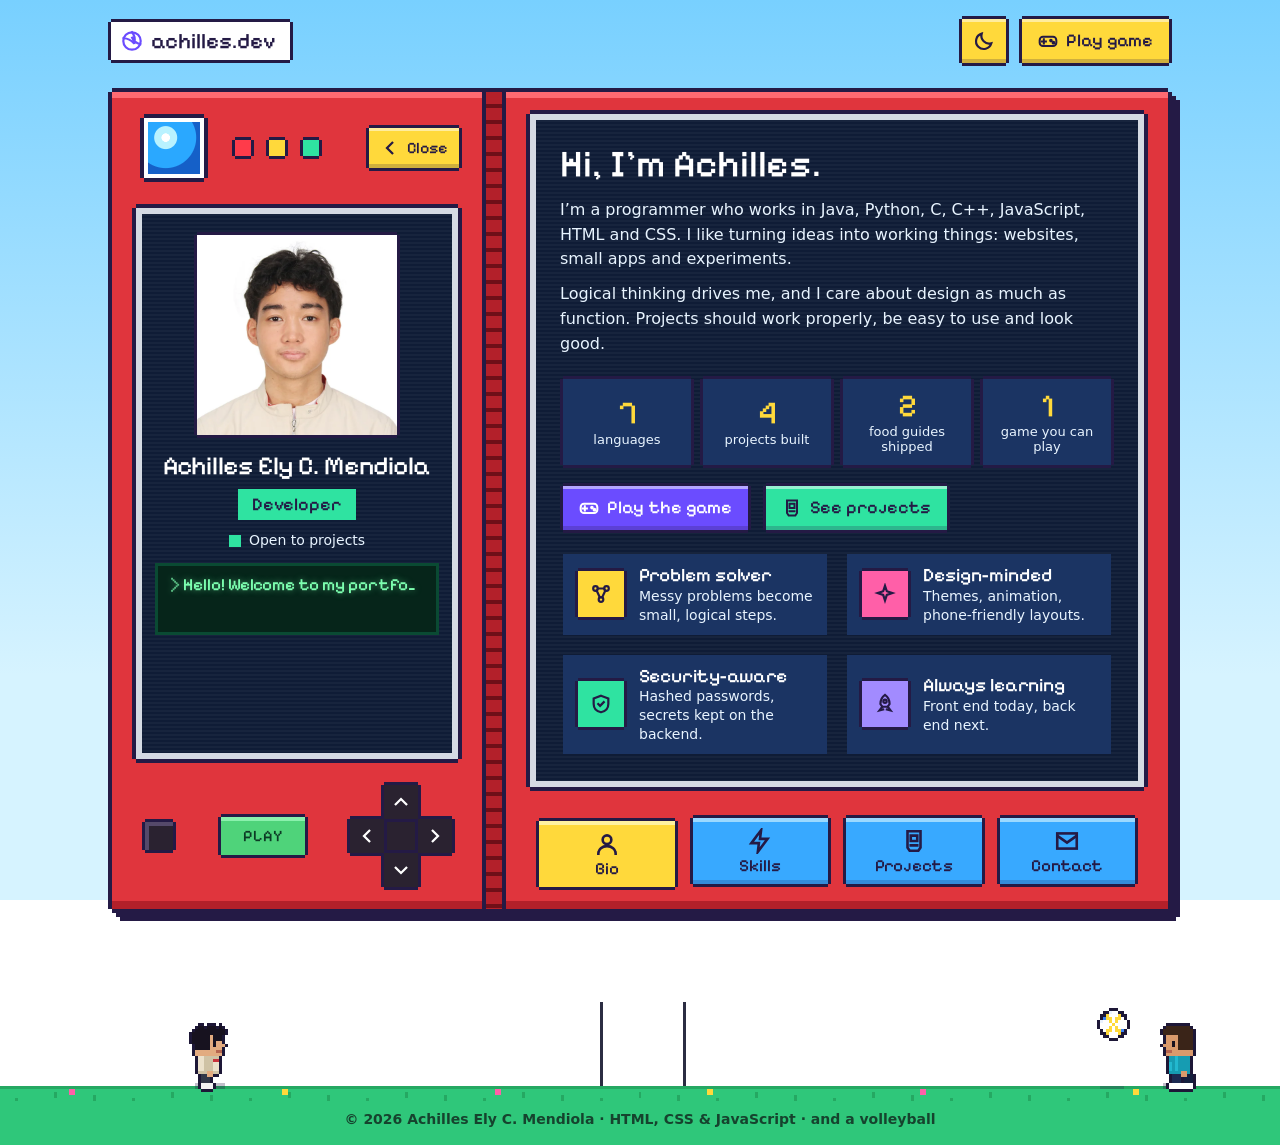
<file: portfolio/index.html>
<!DOCTYPE html>
<html lang="en">
<head>
  <meta charset="UTF-8">
  <meta name="viewport" content="width=device-width, initial-scale=1, viewport-fit=cover">
  <title>Achilles Ely C. Mendiola — Programmer & Developer</title>
  <meta name="description" content="Portfolio of Achilles Ely C. Mendiola — programmer building web apps, a 95%-accurate Raspberry Pi prototype and games. Play the pixel volleyball game “Know Me”.">
  <meta name="theme-color" content="#8fd8ff">
  <meta name="author" content="Achilles Ely C. Mendiola">
  <meta property="og:site_name" content="achilles.dev">
  <meta property="og:title" content="Achilles Mendiola — Portfolio">
  <meta property="og:description" content="Programmer & developer. Web apps, a Raspberry Pi prototype with 95% accuracy and a playable pixel game.">
  <meta property="og:type" content="website">
  <meta property="og:image" content="assets/projects/know-me-game.webp">
  <meta property="og:image:alt" content="Pixel-art volleyball court from the Know Me game">
  <!-- When you have a domain, make og:image absolute (https://yourdomain/assets/projects/know-me-game.webp) and add <link rel="canonical"> so link previews work everywhere. -->
  <meta name="twitter:card" content="summary_large_image">
  <meta name="twitter:title" content="Achilles Mendiola — Portfolio">
  <meta name="twitter:description" content="Programmer & developer. Web apps, a Raspberry Pi prototype with 95% accuracy and a playable pixel game.">
  <script>try{var t=localStorage.getItem('theme')||(matchMedia('(prefers-color-scheme: dark)').matches?'night':'day');document.documentElement.dataset.theme=t}catch(e){}</script>
  <script type="application/ld+json">{"@context":"https://schema.org","@type":"Person","name":"Achilles Ely C. Mendiola","jobTitle":"Programmer & Developer","email":"mailto:mendiolaachilles@gmail.com","sameAs":["https://instagram.com/yo.achi"],"knowsAbout":["Java","Python","C","C++","HTML","CSS","JavaScript","Raspberry Pi"]}</script>
  <link rel="icon" href="assets/img/favicon.svg" type="image/svg+xml">
  <link rel="stylesheet" href="style.css">
</head>
<body>
<svg width="0" height="0" style="position:absolute" aria-hidden="true" focusable="false"><defs>
  <symbol id="i-user" viewBox="0 0 24 24"><circle cx="12" cy="8" r="4"/><path d="M4 21c0-4.400 3.600-7 8-7s8 2.600 8 7"/></symbol>
  <symbol id="i-bolt" viewBox="0 0 24 24"><path d="M13 2 4 14h7l-1 8 9-12h-7z"/></symbol>
  <symbol id="i-cart" viewBox="0 0 24 24"><path d="M6 3h12v15l-2 3H8l-2-3z"/><path d="M9 7h6v5H9zM9 16h6"/></symbol>
  <symbol id="i-mail" viewBox="0 0 24 24"><rect x="3" y="5" width="18" height="14"/><path d="m3.500 7.500 8.500 6 8.500-6"/></symbol>
  <symbol id="i-pad" viewBox="0 0 24 24"><rect x="2" y="7" width="20" height="11" rx="4"/><path d="M7 10v5M4.500 12.500h5"/><circle cx="15.500" cy="11.500" r="1" fill="currentColor"/><circle cx="18.500" cy="14" r="1" fill="currentColor"/></symbol>
  <symbol id="i-ball" viewBox="0 0 24 24"><circle cx="12" cy="12" r="9.500"/><path d="M12 2.500c2.600 3 3.600 7 2.600 11.500M2.800 9c4 .2 8 1.800 10.800 5M21 15.500c-3.800-.8-7-3.200-8.800-7"/></symbol>
  <symbol id="i-moon" viewBox="0 0 24 24"><path d="M20 14.500A8.500 8.500 0 0 1 9.500 4 8.500 8.500 0 1 0 20 14.500z"/></symbol>
  <symbol id="i-sun" viewBox="0 0 24 24"><circle cx="12" cy="12" r="4"/><path d="M12 2v2.500M12 19.500V22M2 12h2.500M19.500 12H22M4.900 4.900l1.800 1.800M17.300 17.300l1.800 1.800M19.100 4.900l-1.800 1.800M6.700 17.300l-1.800 1.800"/></symbol>
  <symbol id="i-up" viewBox="0 0 24 24"><path d="m5 15 7-7 7 7"/></symbol>
  <symbol id="i-down" viewBox="0 0 24 24"><path d="m5 9 7 7 7-7"/></symbol>
  <symbol id="i-left" viewBox="0 0 24 24"><path d="m15 5-7 7 7 7"/></symbol>
  <symbol id="i-right" viewBox="0 0 24 24"><path d="m9 5 7 7-7 7"/></symbol>
  <symbol id="i-copy" viewBox="0 0 24 24"><rect x="9" y="9" width="11" height="11"/><path d="M5 15V4h10"/></symbol>
  <symbol id="i-ig" viewBox="0 0 24 24"><rect x="3" y="3" width="18" height="18" rx="5"/><circle cx="12" cy="12" r="4"/><circle cx="17.500" cy="6.500" r=".8" fill="currentColor"/></symbol>
  <symbol id="i-ext" viewBox="0 0 24 24"><path d="M14 4h6v6M20 4 10 14M18 14v6H4V6h6"/></symbol>
  <symbol id="i-nodes" viewBox="0 0 24 24"><circle cx="6" cy="6" r="2.500"/><circle cx="18" cy="6" r="2.500"/><circle cx="12" cy="18" r="2.500"/><path d="M8.500 6h7M7.200 8.200l3.600 7.600M16.800 8.200l-3.600 7.600"/></symbol>
  <symbol id="i-spark" viewBox="0 0 24 24"><path d="m12 3 2 6 6 2-6 2-2 6-2-6-6-2 6-2z"/></symbol>
  <symbol id="i-shield" viewBox="0 0 24 24"><path d="m12 3 8 3v6c0 5-3.500 8-8 9-4.500-1-8-4-8-9V6z"/><path d="m9 12 2 2 4-4"/></symbol>
  <symbol id="i-rocket" viewBox="0 0 24 24"><path d="M12 2c3 2 5 6 5 10l-2 3H9l-2-3c0-4 2-8 5-10z"/><circle cx="12" cy="9" r="1.800"/><path d="m9 15-3 4 4-1M15 15l3 4-4-1"/></symbol>
  <symbol id="i-java" viewBox="0 0 24 24"><path d="M4 10h11v5a4 4 0 0 1-4 4H8a4 4 0 0 1-4-4z"/><path d="M15 11h1.500a2.500 2.500 0 0 1 0 5H15M7 3c-1 1.500 1 2.500 0 4M11 3c-1 1.500 1 2.500 0 4"/></symbol>
  <symbol id="i-py" viewBox="0 0 24 24"><rect x="3" y="3" width="11" height="11" rx="3"/><rect x="10" y="10" width="11" height="11" rx="3"/><circle cx="7" cy="7" r="1" fill="currentColor"/><circle cx="17" cy="17" r="1" fill="currentColor"/></symbol>
  <symbol id="i-c" viewBox="0 0 24 24"><path d="M18 7.500A7 7 0 1 0 18 16.500"/></symbol>
  <symbol id="i-cpp" viewBox="0 0 24 24"><path d="M13 7.500A6 6 0 1 0 13 16.500M17 9.500v5M14.500 12h5"/></symbol>
  <symbol id="i-html" viewBox="0 0 24 24"><path d="m8 7-5 5 5 5M16 7l5 5-5 5M14 5l-4 14"/></symbol>
  <symbol id="i-css" viewBox="0 0 24 24"><path d="M9 4C6 4 6 6 6 8s0 3-3 4c3 1 3 2 3 4s0 4 3 4M15 4c3 0 3 2 3 4s0 3 3 4c-3 1-3 2-3 4s0 4-3 4"/></symbol>
  <symbol id="i-js" viewBox="0 0 24 24"><rect x="3" y="3" width="18" height="18"/><path d="M9 10v5.500a1.500 1.500 0 0 1-3 0M18 10.500c-.5-.7-1.200-1-2-1-1 0-1.800.5-1.800 1.300 0 2 3.800 1 3.800 3.200 0 .900-.900 1.500-2 1.500-.900 0-1.600-.400-2-1"/></symbol>
  <symbol id="i-pi" viewBox="0 0 24 24"><path d="M12 8c4 0 7 3 7 7s-3 6-7 6-7-2-7-6 3-7 7-7z"/><path d="M12 8c-1-2-3-3-5-3 1 2 2 3 5 3zM12 8c1-2 3-3 5-3-1 2-2 3-5 3z"/><circle cx="9.500" cy="14" r=".8" fill="currentColor"/><circle cx="14.500" cy="14" r=".8" fill="currentColor"/><circle cx="12" cy="17" r=".8" fill="currentColor"/></symbol>
  <symbol id="i-flag" viewBox="0 0 24 24"><path d="M5 21V4M5 4h13l-2 4 2 4H5"/></symbol>
</defs></svg>

<noscript><p style="margin:0;padding:12px;text-align:center;background:#ffd93b;color:#241a45;font:600 16px system-ui">Turn on JavaScript to see my projects and play the game. Email: mendiolaachilles@gmail.com</p></noscript>
<a class="skip" href="#panel">Skip to content</a>
<div class="clouds" aria-hidden="true"><i></i><i></i><i></i></div>

<div class="screen">
  <header class="top">
    <a class="brand px" href="#bio"><svg class="ic"><use href="#i-ball"/></svg>achilles.dev</a>
    <div class="top-r">
      <button class="round px" id="theme" type="button" aria-label="Switch to night mode" aria-pressed="false"><svg class="ic"><use href="#i-moon"/></svg></button>
      <a class="btn px play" href="game/index.html"><svg class="ic"><use href="#i-pad"/></svg>Play game</a>
    </div>
  </header>

  <main class="dex">
    <!-- LEFT HALF: who am I -->
    <section class="half dex-l" aria-label="Profile">
      <div class="dex-top">
        <span class="lens" aria-hidden="true"></span><i class="led r" aria-hidden="true"></i><i class="led y" aria-hidden="true"></i><i class="led g" aria-hidden="true"></i>
        <span class="mini" aria-hidden="true"><b>Achilles</b><small>Developer</small></span>
        <button class="btn px foldbtn" id="fold" type="button" aria-expanded="true" aria-controls="panel"><svg class="ic"><use href="#i-left"/></svg><span>Close</span></button>
      </div>
      <div class="fold-body"><div class="fold-in">
      <aside class="card lcd">
        <div class="frame px" tabindex="0" role="img" aria-label="Photo of Achilles. Hover, or tap, to put him to bed.">
          <img src="assets/img/me.webp" alt="" width="600" height="600">
          <img class="night" src="assets/img/me-night.webp" alt="" width="600" height="600" loading="lazy">
        </div>
        <div class="who">
          <h2 class="name">Achilles Ely C. Mendiola</h2>
          <p class="role">Developer</p>
          <p class="status"><span class="dot"></span>Open to projects</p>
        </div>
        <p class="bubble" id="bubble" aria-hidden="true"></p>
        <p class="sr" id="bubble-sr" aria-live="polite"></p>
      </aside>
      <div class="dex-ctl">
        <i class="bigdot" aria-hidden="true"></i>
        <a class="gbtn px" href="game/index.html" aria-label="Play the Know Me game">PLAY</a>
        <div class="dpad" role="group" aria-label="Change section">
          <button class="u" type="button" data-d="-1" aria-label="Previous section"><svg class="ic"><use href="#i-up"/></svg></button>
          <button class="l" type="button" data-d="-1" aria-label="Previous section"><svg class="ic"><use href="#i-left"/></svg></button>
          <button class="r" type="button" data-d="1" aria-label="Next section"><svg class="ic"><use href="#i-right"/></svg></button>
          <button class="d" type="button" data-d="1" aria-label="Next section"><svg class="ic"><use href="#i-down"/></svg></button>
        </div>
      </div>
      </div></div>
    </section>

    <div class="hinge" aria-hidden="true"></div>

    <!-- RIGHT HALF: the screen + tabs -->
    <section class="half dex-r">
      <section class="panel lcd" id="panel" tabindex="-1">

        <div class="pane" id="pane-bio" role="tabpanel" aria-labelledby="t-bio">
          <h1>Hi, I’m Achilles.</h1>
          <div class="prose">
            <p>I’m a programmer who works in Java, Python, C, C++, JavaScript, HTML and CSS. I like turning ideas into working things: websites, small apps and experiments.</p>
            <p>Logical thinking drives me, and I care about design as much as function. Projects should work properly, be easy to use and look good.</p>
          </div>
          <ul class="stats" aria-label="At a glance">
            <li class="px"><b data-n="7">7</b><span>languages</span></li>
            <li class="px"><b data-n="4">4</b><span>projects built</span></li>
            <li class="px"><b data-n="2">2</b><span>food guides shipped</span></li>
            <li class="px"><b data-n="1">1</b><span>game you can play</span></li>
          </ul>
          <div class="acts">
            <a class="btn px grape" href="game/index.html"><svg class="ic"><use href="#i-pad"/></svg>Play the game</a>
            <button class="btn px mint" type="button" data-go="projects"><svg class="ic"><use href="#i-cart"/></svg>See projects</button>
          </div>
          <ul class="traits">
            <li><span class="chip px" style="--c:var(--lemon)"><svg class="ic"><use href="#i-nodes"/></svg></span><div><h3>Problem solver</h3><p>Messy problems become small, logical steps.</p></div></li>
            <li><span class="chip px" style="--c:var(--berry)"><svg class="ic"><use href="#i-spark"/></svg></span><div><h3>Design-minded</h3><p>Themes, animation, phone-friendly layouts.</p></div></li>
            <li><span class="chip px" style="--c:var(--mint)"><svg class="ic"><use href="#i-shield"/></svg></span><div><h3>Security-aware</h3><p>Hashed passwords, secrets kept on the backend.</p></div></li>
            <li><span class="chip px" style="--c:#a28bff"><svg class="ic"><use href="#i-rocket"/></svg></span><div><h3>Always learning</h3><p>Front end today, back end next.</p></div></li>
          </ul>
        </div>

        <div class="pane" id="pane-skills" role="tabpanel" aria-labelledby="t-skills" hidden>
          <h2>Toolbox</h2>
          <div class="filters" role="group" aria-label="Filter skills">
            <button class="chipbtn px" type="button" data-f="all" aria-pressed="true">All</button>
            <button class="chipbtn px" type="button" data-f="lang" aria-pressed="false">Languages</button>
            <button class="chipbtn px" type="button" data-f="web" aria-pressed="false">Web</button>
            <button class="chipbtn px" type="button" data-f="hw" aria-pressed="false">Hardware</button>
          </div>
          <ul class="skills">
            <li class="px" data-cat="lang" style="--c:#ffb454"><span class="chip px"><svg class="ic"><use href="#i-java"/></svg></span><div><h3>Java</h3><p>Object-oriented apps.</p></div></li>
            <li class="px" data-cat="lang" style="--c:#7fd2ff"><span class="chip px"><svg class="ic"><use href="#i-py"/></svg></span><div><h3>Python</h3><p>Data, automation, scripting.</p></div></li>
            <li class="px" data-cat="lang" style="--c:#a28bff"><span class="chip px"><svg class="ic"><use href="#i-c"/></svg></span><div><h3>C</h3><p>Low-level and systems work.</p></div></li>
            <li class="px" data-cat="lang" style="--c:#ff8fb8"><span class="chip px"><svg class="ic"><use href="#i-cpp"/></svg></span><div><h3>C++</h3><p>Efficient, structured programs.</p></div></li>
            <li class="px" data-cat="web" style="--c:#ff9a6b"><span class="chip px"><svg class="ic"><use href="#i-html"/></svg></span><div><h3>HTML</h3><p>Page structure and content.</p></div></li>
            <li class="px" data-cat="web" style="--c:#6fe0c0"><span class="chip px"><svg class="ic"><use href="#i-css"/></svg></span><div><h3>CSS</h3><p>Styling, animation, responsive.</p></div></li>
            <li class="px" data-cat="lang web" style="--c:#ffd93b"><span class="chip px"><svg class="ic"><use href="#i-js"/></svg></span><div><h3>JavaScript</h3><p>Interactive pages and games.</p></div></li>
            <li class="px" data-cat="hw" style="--c:#ff7a90"><span class="chip px"><svg class="ic"><use href="#i-pi"/></svg></span><div><h3>Raspberry Pi</h3><p>Hardware plus software. Prototype tested at 95% accuracy.</p></div></li>
          </ul>
        </div>

        <div class="pane" id="pane-projects" role="tabpanel" aria-labelledby="t-projects" hidden>
          <div class="pj-head">
            <h2>Projects</h2>
            <div class="pager">
              <button class="round px" id="prev" type="button" aria-label="Previous project"><svg class="ic"><use href="#i-left"/></svg></button>
              <span id="count" aria-live="polite"></span>
              <button class="round px" id="next" type="button" aria-label="Next project"><svg class="ic"><use href="#i-right"/></svg></button>
            </div>
          </div>
          <div class="pj" id="pj"></div>
          <div class="dots" id="dots" role="tablist" aria-label="Choose a project"></div>
        </div>

        <div class="pane" id="pane-contact" role="tabpanel" aria-labelledby="t-contact" hidden>
          <h2>Let’s build something.</h2>
          <p class="prose">Have an idea or just want to say hi? My inbox is open.</p>
          <div class="acts">
            <a class="btn px mint" href="mailto:mendiolaachilles@gmail.com?subject=Hello%20Achilles"><svg class="ic"><use href="#i-mail"/></svg>Send an email</a>
            <button class="btn px white" id="copyEmail" type="button"><svg class="ic"><use href="#i-copy"/></svg><span>Copy address</span></button>
            <a class="btn px berry" href="https://instagram.com/yo.achi" target="_blank" rel="noopener noreferrer"><svg class="ic"><use href="#i-ig"/></svg>@yo.achi</a>
          </div>
          <form class="quick" id="quick" autocomplete="off">
            <h3>Or write a quick note</h3>
            <input class="px" name="name" placeholder="Your name" required aria-label="Your name" maxlength="80" autocomplete="name">
            <textarea class="px" name="msg" placeholder="Your message…" rows="4" required aria-label="Message" maxlength="1500"></textarea>
            <button class="btn px" type="submit">Open in my email app</button>
          </form>
        </div>
      </section>

      <nav class="rail" role="tablist" aria-label="Sections">
        <button class="tab px" role="tab" id="t-bio" data-tab="bio" aria-controls="pane-bio"><svg class="ic"><use href="#i-user"/></svg>Bio</button>
        <button class="tab px" role="tab" id="t-skills" data-tab="skills" aria-controls="pane-skills"><svg class="ic"><use href="#i-bolt"/></svg>Skills</button>
        <button class="tab px" role="tab" id="t-projects" data-tab="projects" aria-controls="pane-projects"><svg class="ic"><use href="#i-cart"/></svg>Projects</button>
        <button class="tab px" role="tab" id="t-contact" data-tab="contact" aria-controls="pane-contact"><svg class="ic"><use href="#i-mail"/></svg>Contact</button>
      </nav>
    </section>
  </main>
</div>

<footer class="foot">
  <a href="game/index.html" aria-label="Play the Know Me volleyball game" title="Play “Know Me”"><canvas id="strip" aria-hidden="true"></canvas></a>
  <p>© <span id="year"></span> Achilles Ely C. Mendiola · HTML, CSS &amp; JavaScript · and a volleyball</p>
</footer>

<script src="sprites.js"></script>
<script src="script.js"></script>
</body>
</html>
</file>
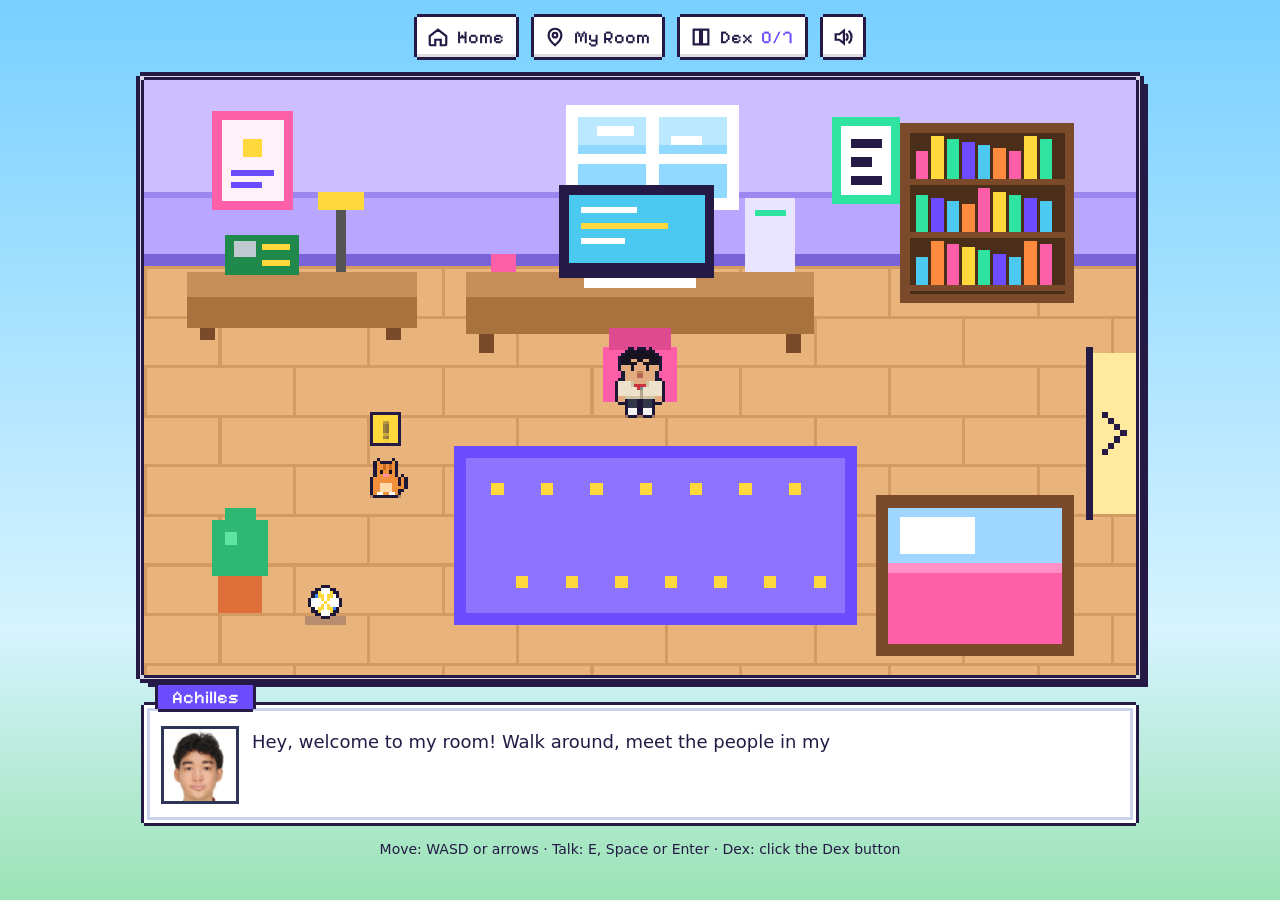
<file: portfolio/game/index.html>
<!DOCTYPE html>
<html lang="en">
<head>
  <meta charset="UTF-8">
  <meta name="viewport" content="width=device-width, initial-scale=1, viewport-fit=cover">
  <title>Know Me: Volleyball Edition — a tiny game about Achilles</title>
  <meta name="description" content="Know Me: a tiny pixel RPG about Achilles. Walk his room, school, the court and the street, meet seven people and play a volleyball rally.">
  <meta name="theme-color" content="#8fd8ff">
  <meta property="og:title" content="Know Me: Volleyball Edition">
  <meta property="og:description" content="A tiny pixel RPG about Achilles. Meet seven people, then play a volleyball rally.">
  <meta property="og:image" content="../assets/projects/know-me-game.webp">
  <meta name="twitter:card" content="summary_large_image">
  <link rel="icon" href="../assets/img/favicon.svg" type="image/svg+xml">
  <link rel="stylesheet" href="game.css">
</head>
<body>
<noscript><p style="margin:0;padding:12px;text-align:center;background:#ffd93b;color:#241a45;font:600 16px system-ui">This game needs JavaScript. <a href="../index.html">Back to the portfolio</a></p></noscript>
<svg width="0" height="0" style="position:absolute" aria-hidden="true"><defs>
  <symbol id="i-home" viewBox="0 0 24 24"><path d="m3 11 9-7 9 7v9a1 1 0 0 1-1 1h-5v-6H9v6H4a1 1 0 0 1-1-1z"/></symbol>
  <symbol id="i-up" viewBox="0 0 24 24"><path d="m5 15 7-7 7 7"/></symbol>
  <symbol id="i-down" viewBox="0 0 24 24"><path d="m5 9 7 7 7-7"/></symbol>
  <symbol id="i-left" viewBox="0 0 24 24"><path d="m15 5-7 7 7 7"/></symbol>
  <symbol id="i-right" viewBox="0 0 24 24"><path d="m9 5 7 7-7 7"/></symbol>
  <symbol id="i-user" viewBox="0 0 24 24"><circle cx="12" cy="8" r="4"/><path d="M4 21c0-4.4 3.6-7 8-7s8 2.6 8 7"/></symbol>
  <symbol id="i-trophy" viewBox="0 0 24 24"><path d="M7 4h10v6a5 5 0 0 1-10 0z"/><path d="M7 6H4v2a3 3 0 0 0 3 3M17 6h3v2a3 3 0 0 1-3 3M12 15v4M8 20h8"/></symbol>
  <symbol id="i-vol" viewBox="0 0 24 24"><path d="M4 9v6h4l5 4V5L8 9z"/><path d="M16 9c1.500 1.500 1.500 4.500 0 6M19 6c3 3 3 9 0 12"/></symbol>
  <symbol id="i-mute" viewBox="0 0 24 24"><path d="M4 9v6h4l5 4V5L8 9z"/><path d="m17 9 5 6M22 9l-5 6"/></symbol>
  <symbol id="i-book" viewBox="0 0 24 24"><path d="M4 4h7v16H4zM13 4h7v16h-7z"/></symbol>
  <symbol id="i-pin" viewBox="0 0 24 24"><path d="M12 21s7-6 7-11a7 7 0 0 0-14 0c0 5 7 11 7 11z"/><circle cx="12" cy="10" r="2.5"/></symbol>
</defs></svg>

<div class="shell">
  <header class="hud">
    <a class="pill back" href="../index.html" aria-label="Back to the portfolio"><svg class="ic"><use href="#i-home"/></svg><span class="lbl">Home</span></a>
    <p class="pill loc"><svg class="ic"><use href="#i-pin"/></svg><span id="loc">My Room</span></p>
    <button class="pill" id="dexbtn" type="button" aria-label="Open the people Dex"><svg class="ic"><use href="#i-book"/></svg>Dex <b id="met">0/7</b></button>
    <button class="pill sq" id="mute" type="button" aria-pressed="false" aria-label="Sound on. Turn off"><svg class="ic"><use href="#i-vol"/></svg></button>
  </header>

  <div class="col">
    <div class="stage" id="stage">
      <canvas id="cv" width="320" height="192" aria-label="Game view: a top-down pixel world with a volleyball court. Use the arrow keys or WASD to walk, E or Space to talk."></canvas>
      <div class="fade" id="fade"></div>
      <div class="dexov" id="dexov" hidden role="dialog" aria-label="People Dex">
        <header class="dexh"><h2>People Dex</h2><span>Best <b id="dexbest">0</b></span><button type="button" id="dexreset">Reset</button><button class="dexx" type="button" id="dexclose">Close</button></header>
        <ul id="dexlist"></ul>
      </div>
    </div>

    <section class="dialog" id="dialog">
      <p class="sr" id="sr" aria-live="polite"></p>
      <span class="who" id="who">Tip</span>
      <div class="dbody">
        <div class="face" id="faceBox" hidden><canvas id="face" width="64" height="64" aria-hidden="true"></canvas></div>
        <div class="txt"><p id="say"></p><div class="choices" id="choices"></div></div>
      </div>
      <i class="more" id="more" hidden aria-hidden="true"></i>
    </section>

    <div class="pad" id="pad" aria-label="On-screen controls">
      <div class="dpad">
        <button data-k="up" aria-label="Up"><svg class="ic"><use href="#i-up"/></svg></button>
        <button data-k="left" aria-label="Left"><svg class="ic"><use href="#i-left"/></svg></button>
        <button data-k="down" aria-label="Down"><svg class="ic"><use href="#i-down"/></svg></button>
        <button data-k="right" aria-label="Right"><svg class="ic"><use href="#i-right"/></svg></button>
      </div>
      <button class="abtn" id="act" type="button" aria-label="Talk or use">A</button>
    </div>
    <p class="help">Move: WASD or arrows · Talk: E, Space or Enter · Dex: click the Dex button</p>
  </div>
</div>
<script src="../sprites.js"></script>
<script src="game.js"></script>
</body>
</html>
</file>
<file: portfolio/style.css>
/* ===================== tokens ===================== */
@font-face{font-family:"Pixelify Sans";src:url("assets/fonts/PixelifySans-Medium.ttf") format("truetype");font-weight:400 700;font-display:swap}
:root{
  --ink:#241a45; --grape:#6b4cff; --berry:#ff5fa8; --lemon:#ffd93b; --mint:#2fe3a1; --sky:#8fd8ff;
  --dex:#e0353d; --dex-hi:#ff6a72; --dex-lo:#b3202a;
  --fg:#241a45; --bg:linear-gradient(#78d0ff,#d6f3ff 75%);
  --px:"Pixelify Sans","Courier New",monospace;
  --ring:-3px 0 0 0 var(--ink),3px 0 0 0 var(--ink),0 -3px 0 0 var(--ink),0 3px 0 0 var(--ink); /* notched pixel outline */
  --nav:76px;
}
[data-theme=night]{--ink:#0a0722;--fg:#f4f1ff;--bg:linear-gradient(#0f1244,#26267a 60%,#3a3590)}

*{box-sizing:border-box;-webkit-tap-highlight-color:transparent}
[hidden]{display:none!important}
html{scroll-behavior:smooth;-webkit-text-size-adjust:100%}
body{margin:0;min-height:100vh;min-height:100dvh;display:flex;flex-direction:column;font:500 16px/1.55 system-ui,-apple-system,"Segoe UI",Roboto,sans-serif;color:var(--fg);background:var(--bg);background-attachment:fixed;overflow-x:hidden}
h1,h2,h3,p,ul{margin:0}
ul{padding:0;list-style:none}
h1,h2,h3,.tab,.btn,.bubble,.brand,.name,.role,#count,.gbtn,.chipbtn,.stats b{font-family:var(--px);font-weight:400}
.ic{width:22px;height:22px;fill:none;stroke:currentColor;stroke-width:2.4;stroke-linecap:square;stroke-linejoin:miter;flex:none}
img,canvas{image-rendering:pixelated}
:focus-visible{outline:3px solid var(--grape);outline-offset:5px}
[data-theme=night] :focus-visible{outline-color:var(--lemon)}
button,a{touch-action:manipulation}

.sr{position:absolute;width:1px;height:1px;margin:-1px;padding:0;overflow:hidden;clip:rect(0 0 0 0);clip-path:inset(50%);white-space:nowrap;border:0}
.skip{position:fixed;z-index:50;left:12px;top:-60px;padding:10px 16px;font:400 18px var(--px);color:var(--ink);background:var(--lemon);box-shadow:var(--ring);text-decoration:none}
.skip:focus{top:12px}
.panel:focus{outline:none}

/* pixel outline helper: square corners, notched ink border */
.px{border:0;border-radius:0;box-shadow:var(--ring);margin:3px}

/* ===================== sky ===================== */
.clouds i{position:fixed;left:-200px;width:160px;height:56px;z-index:0;pointer-events:none;
  background:url("data:image/svg+xml,%3Csvg xmlns='http://www.w3.org/2000/svg' viewBox='0 0 40 14' shape-rendering='crispEdges'%3E%3Cg fill='%23fff'%3E%3Crect x='8' y='8' width='26' height='6'/%3E%3Crect x='4' y='10' width='34' height='4'/%3E%3Crect x='12' y='4' width='10' height='6'/%3E%3Crect x='20' y='2' width='8' height='6'/%3E%3C/g%3E%3C/svg%3E") center/contain no-repeat;
  animation:drift 90s linear infinite}
.clouds i:nth-child(1){top:12%}
.clouds i:nth-child(2){top:44%;width:110px;height:38px;animation-duration:130s;animation-delay:-60s;opacity:.85}
.clouds i:nth-child(3){top:72%;width:200px;height:70px;animation-duration:170s;animation-delay:-120s;opacity:.7}
@keyframes drift{to{transform:translateX(calc(100vw + 400px))}}
[data-theme=night] .clouds i{opacity:0}
[data-theme=night] body::before{content:"";position:fixed;inset:0;z-index:0;pointer-events:none;background-image:radial-gradient(2px 2px at 12% 18%,#fff,transparent),radial-gradient(2px 2px at 34% 8%,#fff,transparent),radial-gradient(2px 2px at 58% 22%,#fff,transparent),radial-gradient(2px 2px at 78% 12%,#ffd93b,transparent),radial-gradient(2px 2px at 90% 34%,#fff,transparent),radial-gradient(2px 2px at 22% 46%,#fff,transparent),radial-gradient(2px 2px at 68% 52%,#fff,transparent),radial-gradient(2px 2px at 44% 66%,#fff,transparent);animation:twinkle 4s ease-in-out infinite alternate}
@keyframes twinkle{to{opacity:.45}}

/* ===================== header + buttons ===================== */
.screen{position:relative;z-index:1;flex:1;width:100%;max-width:1100px;margin:0 auto;padding:max(16px,env(safe-area-inset-top)) 18px 0}
.top{display:flex;justify-content:space-between;align-items:center;gap:12px}
.top-r{display:flex;align-items:center;gap:10px}
.brand{display:inline-flex;align-items:center;gap:8px;font-size:22px;line-height:1;color:var(--ink);text-decoration:none;background:#fff;padding:8px 14px 8px 10px}
.brand .ic{color:var(--grape)}

.btn{display:inline-flex;align-items:center;justify-content:center;gap:8px;min-height:44px;font-size:18px;line-height:1.1;color:var(--ink);background:var(--lemon);padding:8px 16px;text-decoration:none;cursor:pointer;
  box-shadow:var(--ring),inset 0 -4px 0 rgba(36,26,69,.22),inset 0 3px 0 rgba(255,255,255,.5)}
.btn:hover{filter:brightness(1.06)}
.btn:active{transform:translateY(3px);box-shadow:var(--ring),inset 0 3px 0 rgba(36,26,69,.22)}
.btn.mint{background:var(--mint)}.btn.berry{background:var(--berry)}.btn.white{background:#fff}.btn.grape{background:var(--grape);color:#fff}
.btn .ic{width:20px;height:20px}
.round{display:grid;place-items:center;flex:none;width:44px;height:44px;padding:0;color:var(--ink);background:var(--mint);cursor:pointer;box-shadow:var(--ring),inset 0 -4px 0 rgba(36,26,69,.22),inset 0 3px 0 rgba(255,255,255,.5)}
.round:active{transform:translateY(3px)}
#theme{background:var(--lemon)}
[data-theme=night] #theme{background:#a28bff}

/* ===================== the handheld-dex ===================== */
.dex{display:grid;grid-template-columns:minmax(300px,370px) 24px minmax(0,1fr);margin:26px 4px 0;filter:drop-shadow(8px 8px 0 var(--ink))}
.half{position:relative;display:flex;flex-direction:column;gap:18px;padding:18px 20px 22px;background:var(--dex);
  box-shadow:-4px 0 0 0 var(--ink),4px 0 0 0 var(--ink),0 -4px 0 0 var(--ink),0 4px 0 0 var(--ink),inset 0 6px 0 var(--dex-hi),inset 0 -8px 0 var(--dex-lo)}
.hinge{background:repeating-linear-gradient(var(--dex-lo) 0 12px,#6f0f18 12px 16px);box-shadow:0 -4px 0 var(--ink),0 4px 0 var(--ink)}
.dex-top{display:flex;align-items:center;gap:12px;padding-left:4px;transition:margin .45s cubic-bezier(.3,.9,.3,1)}
.foldbtn{margin-left:auto;min-height:40px;padding:4px 12px;font-size:16px;flex:none}
.foldbtn .ic{width:18px;height:18px;stroke-width:3}
.mini{display:none;line-height:1.1;color:#fff;font-family:var(--px);opacity:0;transition:opacity .3s .15s}
.mini b{display:block;font-weight:400;font-size:18px}.mini small{font-size:13px;color:var(--mint)}
.fold-body,.fold-in{display:flex;flex-direction:column;gap:18px;flex:1;min-height:0}
.lens{animation:lens 3.2s steps(2) infinite;width:52px;height:52px;flex:none;margin:12px 20px 12px 12px;background:radial-gradient(circle at 34% 30%,#fff 0 8%,#b9f2ff 9% 22%,#2aa8ff 24% 60%,#1560c8 62%);box-shadow:0 0 0 4px #fff,4px 0 0 4px var(--ink),-4px 0 0 4px var(--ink),0 4px 0 4px var(--ink),0 -4px 0 4px var(--ink)}
.led{width:16px;height:16px;box-shadow:var(--ring);margin:3px;background:var(--c);animation:led 2.4s steps(1) infinite}
.led.y{animation-delay:.8s}.led.g{animation-delay:1.6s}
@keyframes led{0%{filter:brightness(1.5)}33%,100%{filter:brightness(.55)}}
.led.r{--c:#ff3b4a}.led.y{--c:var(--lemon)}.led.g{--c:var(--mint)}

/* dark LCD screens inside a grey bezel */
.lcd{--fg:#e8f4ff;--accent:#7fd2ff;--line:#3a5da6;--card:#10203f;color:var(--fg);margin:10px;
  background:#0f1c36 repeating-linear-gradient(rgba(255,255,255,.035) 0 2px,transparent 2px 4px);
  box-shadow:0 0 0 6px #d5dae3,4px 0 0 6px var(--ink),-4px 0 0 6px var(--ink),0 4px 0 6px var(--ink),0 -4px 0 6px var(--ink)}
.card{display:grid;gap:14px;justify-items:center;text-align:center;padding:18px 16px;flex:1;align-content:start}
.frame{position:relative;width:min(100%,200px);aspect-ratio:1;overflow:hidden;background:#1b3463;margin:3px}
.frame img{position:absolute;inset:0;width:100%;height:100%;object-fit:cover;image-rendering:auto;transition:opacity .3s}
.frame .night{opacity:0}
.frame:hover .night,.frame:focus-visible .night,.frame.zz .night{opacity:1}
.name{font-size:26px;line-height:1.1;color:#fff}
.role{display:inline-block;margin-top:8px;padding:2px 14px;font-size:18px;color:var(--ink);background:var(--mint)}
.status{display:flex;align-items:center;justify-content:center;gap:8px;margin-top:10px;font-size:14px}
.dot{width:12px;height:12px;background:var(--mint);animation:pulse 1.8s steps(2) infinite}
@keyframes pulse{50%{opacity:.35}}
.bubble{width:100%;min-height:3.9em;padding:8px 12px;text-align:left;font-size:17px;line-height:1.3;color:#7dffb0;background:#06251a;box-shadow:0 0 0 3px #0a4a33;text-shadow:0 0 6px rgba(125,255,176,.5)}
.bubble::before{content:"> ";opacity:.7}
.bubble::after{content:"_";animation:blink 1s steps(2) infinite}
@keyframes blink{50%{opacity:0}}

.dex-ctl{display:flex;align-items:center;justify-content:space-between;gap:14px;padding:4px 10px 0}
.bigdot{width:28px;height:28px;background:#2a2230;box-shadow:var(--ring),inset 4px 4px 0 #55496a;margin:3px}
.gbtn{display:grid;place-items:center;width:84px;height:38px;font-size:16px;letter-spacing:.08em;color:#0c3b25;text-decoration:none;background:#4fd37a;box-shadow:var(--ring),inset 0 4px 0 #8af0ac}
.gbtn:active{transform:translateY(3px)}
.dpad{display:grid;grid-template-columns:repeat(3,34px);grid-template-rows:repeat(3,34px)}
.dpad button{display:grid;place-items:center;padding:0;color:#fff;background:#2a2230;border:0;box-shadow:var(--ring);margin:0;cursor:pointer}
.dpad button:active{background:#55496a}
.dpad .u{grid-area:1/2}.dpad .l{grid-area:2/1}.dpad .r{grid-area:2/3}.dpad .d{grid-area:3/2}
.dpad::before{content:"";grid-area:2/2;background:#2a2230}
.dpad .ic{width:18px;height:18px;stroke-width:3}

.panel{padding:24px;min-height:min(520px,calc(100dvh - 330px))}
.panel h1,.panel h2{font-size:38px;line-height:1.1;margin-bottom:12px;color:#fff}
.prose{max-width:60ch;display:grid;gap:10px}
.pane:not([hidden]){animation:crt .42s steps(7) backwards}
@keyframes pop{from{opacity:0;transform:translateY(8px)}}

.rail{display:grid;grid-template-columns:repeat(4,1fr);gap:12px;margin:6px 10px 0}
.tab{display:grid;justify-items:center;gap:2px;padding:10px 4px 8px;font-size:17px;line-height:1.2;color:var(--ink);background:#38a9ff;cursor:pointer;
  box-shadow:var(--ring),inset 0 4px 0 #9bd9ff,inset 0 -4px 0 rgba(36,26,69,.2)}
.tab .ic{width:26px;height:26px}
.tab:hover{filter:brightness(1.08)}
.tab[aria-selected=true]{background:var(--lemon);transform:translateY(3px);box-shadow:var(--ring),inset 0 4px 0 #fff2a0}

/* ===================== content pieces ===================== */
.chip{display:grid;place-items:center;width:46px;height:46px;flex:none;color:var(--ink);background:var(--c);margin:3px}
.stats{display:grid;grid-template-columns:repeat(4,1fr);gap:12px;margin:22px 3px 8px}
.stats li{display:grid;place-items:center;align-content:center;text-align:center;padding:10px 4px;background:#1b3463;margin:0}
.stats b{font-size:32px;line-height:1.1;color:var(--lemon)}
.stats span{font-size:13px;line-height:1.2}
.acts{display:flex;flex-wrap:wrap;gap:12px;margin:18px 0 4px}
.traits{display:grid;grid-template-columns:repeat(2,1fr);gap:14px;margin-top:18px}
.traits li,.skills li{display:flex;gap:12px;align-items:center;padding:10px 12px;background:#1b3463;margin:3px}
.traits h3,.skills h3{font-size:19px;line-height:1.2;color:#fff}
.traits p,.skills p{font-size:14px;line-height:1.35}

.filters{display:flex;flex-wrap:wrap;gap:10px;margin:2px 0 16px}
.chipbtn{min-height:40px;font-size:16px;color:var(--ink);padding:4px 14px;background:#fff;cursor:pointer;margin:3px}
.chipbtn[aria-pressed=true]{background:var(--lemon);transform:translateY(2px)}
.skills{display:grid;grid-template-columns:repeat(auto-fill,minmax(220px,1fr));gap:12px}
.skills li{padding:10px}

.pj-head{display:flex;justify-content:space-between;align-items:center;gap:12px}
.pager{display:flex;align-items:center;gap:10px;margin-bottom:12px}
#count{min-width:4.5em;text-align:center;font-size:20px}
.pj{display:grid;grid-template-columns:minmax(0,.85fr) minmax(0,1.15fr);gap:24px;align-items:center;animation:pop .2s steps(4)}
.pj.sl-r{animation:slideR .38s cubic-bezier(.2,.8,.3,1)}
.pj.sl-l{animation:slideL .38s cubic-bezier(.2,.8,.3,1)}
.shot{display:grid;place-items:center;height:min(50vh,390px);overflow:hidden;background:var(--c);margin:3px}
.shot img{width:100%;height:100%;object-fit:cover;image-rendering:auto}
.shot .ic{width:40%;height:40%;color:var(--ink);stroke-width:1.6}
.meta{font-size:14px;font-weight:700;color:var(--accent)}
.pj h3{font-size:30px;line-height:1.1;margin:2px 0 8px;color:#fff}
.pts{margin:12px 0;display:grid;gap:6px}
.pts li{position:relative;padding-left:20px;font-size:15px;line-height:1.4}
.pts li::before{content:"";position:absolute;left:2px;top:.5em;width:8px;height:8px;background:var(--mint)}
.tags{display:flex;flex-wrap:wrap;gap:8px;margin-bottom:12px}
.tags li{padding:1px 10px;font-size:13px;font-weight:700;background:#1b3463;box-shadow:0 0 0 2px var(--line)}
.dots{display:flex;justify-content:center;gap:8px;margin-top:22px}
.dots button{width:30px;height:30px;padding:0;background:transparent;border:0;cursor:pointer;display:grid;place-items:center}
.dots button::before{content:"";width:14px;height:14px;background:#1b3463;box-shadow:0 0 0 2px var(--line)}
.dots button[aria-selected=true]::before{background:var(--c,var(--mint));transform:scale(1.25);box-shadow:0 0 0 2px #fff}

.quick{display:grid;gap:12px;margin-top:26px;max-width:520px}
.quick h3{font-size:22px;color:#fff}
input,textarea{width:100%;font:500 16px system-ui,sans-serif;color:#fff;padding:10px 12px;background:#1b3463;margin:3px;width:calc(100% - 6px);box-shadow:0 0 0 3px var(--line)}
input::placeholder,textarea::placeholder{color:#9fb6dd}
textarea{resize:vertical;min-height:100px}
.quick .btn{justify-self:start}

/* accuracy meter (pixel HP bar) */
.meter{margin:14px 0 4px;padding:10px 12px;background:#06251a;box-shadow:0 0 0 3px #0a4a33}
.meter-top{display:flex;justify-content:space-between;align-items:baseline;font-family:var(--px);color:#7dffb0;font-size:15px;letter-spacing:.08em;text-transform:uppercase}
.meter-top b{font:800 32px/1 system-ui,sans-serif;color:#fff;text-shadow:0 0 8px rgba(125,255,176,.6)}
.bar{display:grid;grid-template-columns:repeat(20,1fr);gap:3px;margin-top:8px}
.bar i{height:16px;background:#0d3a2a}
.bar i.on{background:#4fd37a;box-shadow:inset 0 4px 0 #8af0ac;animation:fill .9s steps(1) both;animation-delay:calc(var(--i)*35ms)}
.bar i.on:nth-child(n+17){background:#ffd93b;box-shadow:inset 0 4px 0 #fff2a0}
@keyframes fill{from{background:#0d3a2a;box-shadow:none}}
.skills li,.traits li{transition:transform .12s steps(2)}
.skills li:hover,.traits li:hover{transform:translateY(-3px)}

/* ===================== footer ===================== */
.foot{margin-top:36px;text-align:center;font-size:14px}
.foot a{display:block}
#strip{display:block;width:100%;height:156px}
.foot p{padding:8px 12px max(14px,env(safe-area-inset-bottom));background:#2fc77a;color:#16432e;font-weight:700}
[data-theme=night] .foot p{background:#1a6f4b;color:#d8ffe9}


/* ===================== fold (desktop clamshell) ===================== */
@media (min-width:861px){
  .dex{perspective:2600px;transition:transform .9s cubic-bezier(.6,0,.2,1)}
  .dex.shut{transform:translateX(var(--shift,0px))}
  .dex-r{transform-origin:left center;backface-visibility:hidden;transition:transform .9s cubic-bezier(.6,0,.2,1)}
  .dex.shut .dex-r{transform:rotateY(-180deg)}
  .dex.shut .hinge{animation:hingeglow 1.6s steps(2) infinite}
}
.nofx,.nofx *{transition:none!important}

/* ===================== animations ===================== */
@keyframes crt{0%{opacity:0;transform:scaleY(.03) scaleX(1.03);filter:brightness(3)}55%{opacity:1;transform:scaleY(1.02);filter:brightness(1.7)}}
@keyframes rise{from{opacity:0;transform:translateY(14px) scale(.95)}}
@keyframes slideR{from{opacity:0;transform:translateX(44px)}}
@keyframes slideL{from{opacity:0;transform:translateX(-44px)}}
@keyframes lens{50%{filter:brightness(1.3) saturate(1.25)}}
@keyframes hingeglow{50%{filter:brightness(1.5)}}
@keyframes dropin{from{opacity:0;transform:translateY(-22px)}}
@keyframes hopb{0%,55%,100%{transform:translateY(0)}25%{transform:translateY(-4px)}}
@keyframes wiggle{25%{transform:rotate(-14deg)}75%{transform:rotate(14deg)}}
@keyframes tabhop{40%{transform:translateY(-5px)}}
@keyframes spark{to{transform:translate(var(--dx),var(--dy));opacity:0}}
@keyframes shoot{0%,86%{transform:translate(0,0) rotate(24deg);opacity:0}88%{opacity:1}100%{transform:translate(75vw,38vh) rotate(24deg);opacity:0}}
@keyframes bob{50%{transform:translateY(-3px)}}

.top{animation:dropin .55s cubic-bezier(.2,.9,.3,1.2) backwards}
.brand .ic{animation:hopb 2.4s steps(4) infinite}
.btn:hover .ic,.round:hover .ic{animation:wiggle .4s steps(4)}
.btn:hover,.tab:hover,.chipbtn:hover{transform:translateY(-2px)}
.btn:active,.tab:active,.chipbtn:active{transform:translateY(3px)}
.tab[aria-selected=true] .ic{animation:tabhop .4s steps(4)}
.tab[aria-selected=true]:hover{transform:translateY(3px)}
.frame{animation:bob 3.2s steps(2) infinite}
.stats li,.traits li,.skills li,.pts li,.tags li,.filters .chipbtn{animation:rise .45s cubic-bezier(.2,.9,.3,1.3) backwards}
.spark{position:fixed;z-index:60;width:6px;height:6px;margin:-3px 0 0 -3px;background:var(--c);pointer-events:none;animation:spark .55s steps(5) forwards}
[data-theme=night] body::after{content:"";position:fixed;z-index:0;top:8%;left:-6%;width:70px;height:2px;pointer-events:none;background:linear-gradient(90deg,transparent,#fff);animation:shoot 11s linear infinite}
.stats li:nth-child(1){animation-delay:120ms}
.stats li:nth-child(2){animation-delay:190ms}
.stats li:nth-child(3){animation-delay:260ms}
.stats li:nth-child(4){animation-delay:330ms}
.stats li:nth-child(5){animation-delay:400ms}
.traits li:nth-child(1){animation-delay:260ms}
.traits li:nth-child(2){animation-delay:340ms}
.traits li:nth-child(3){animation-delay:420ms}
.traits li:nth-child(4){animation-delay:500ms}
.skills li:nth-child(1){animation-delay:80ms}
.skills li:nth-child(2){animation-delay:135ms}
.skills li:nth-child(3){animation-delay:190ms}
.skills li:nth-child(4){animation-delay:245ms}
.skills li:nth-child(5){animation-delay:300ms}
.skills li:nth-child(6){animation-delay:355ms}
.skills li:nth-child(7){animation-delay:410ms}
.skills li:nth-child(8){animation-delay:465ms}
.pts li:nth-child(1){animation-delay:200ms}
.pts li:nth-child(2){animation-delay:270ms}
.pts li:nth-child(3){animation-delay:340ms}
.pts li:nth-child(4){animation-delay:410ms}
.pts li:nth-child(5){animation-delay:480ms}
.tags li:nth-child(1){animation-delay:420ms}
.tags li:nth-child(2){animation-delay:470ms}
.tags li:nth-child(3){animation-delay:520ms}
.tags li:nth-child(4){animation-delay:570ms}
.tags li:nth-child(5){animation-delay:620ms}
.filters .chipbtn:nth-child(1){animation-delay:0ms}
.filters .chipbtn:nth-child(2){animation-delay:50ms}
.filters .chipbtn:nth-child(3){animation-delay:100ms}
.filters .chipbtn:nth-child(4){animation-delay:150ms}

/* ===================== tablet + phone ===================== */
@media (max-width:860px){
  .screen{padding:max(12px,env(safe-area-inset-top)) 14px 0}
  .dex{grid-template-columns:1fr;grid-template-rows:auto 18px auto;margin:20px 4px 0;filter:none}   /* a filter would trap the fixed bottom nav */
  .half{box-shadow:-4px 0 0 0 var(--ink),4px 0 0 0 var(--ink),0 -4px 0 0 var(--ink),0 4px 0 0 var(--ink),8px 8px 0 0 var(--ink),inset 0 6px 0 var(--dex-hi),inset 0 -8px 0 var(--dex-lo)}
  .half{padding:14px 14px 18px;gap:12px}
  .dex-top{padding:0}
  .lens{width:40px;height:40px;margin:10px 14px 10px 10px}
  .dex-ctl{display:none}
  .dex-l{gap:0}
  .dex-top{margin-bottom:12px}
  .mini{display:block}
  .fold-body{display:grid;grid-template-rows:1fr;transition:grid-template-rows .45s cubic-bezier(.3,.9,.3,1)}
  .fold-in{overflow:hidden;min-height:0;gap:12px}
  .dex.shut .fold-body{grid-template-rows:0fr}
  .dex.shut .fold-in{visibility:hidden;transition:visibility 0s .45s}
  .dex.shut .dex-top{margin-bottom:0}
  .dex.shut .mini{opacity:1}
  .dex.shut .dex-l .lens{animation-duration:1.6s}
  .lcd{margin:8px}
  .card{grid-template-columns:104px 1fr;justify-items:start;text-align:left;align-items:center;column-gap:16px;row-gap:12px;padding:14px}
  .frame{width:104px;margin:3px}
  .card .bubble{grid-column:1/-1}
  .name{font-size:22px}
  .status{justify-content:flex-start;margin-top:8px}
  .panel{min-height:0;padding:20px 16px}
  .dex-r{padding-bottom:calc(14px + 4px)}
  /* the tab bar becomes a phone-style bottom navigation */
  .rail{position:fixed;z-index:20;left:0;right:0;bottom:0;margin:0;gap:10px;padding:12px 14px max(10px,env(safe-area-inset-bottom));background:var(--dex);box-shadow:0 -4px 0 var(--ink),inset 0 4px 0 var(--dex-hi)}
  .tab{padding:6px 2px 4px;font-size:15px}
  .tab[aria-selected=true]{transform:none}
  .foot{margin-bottom:var(--nav)}
  body{padding-bottom:0}
}
@media (max-width:640px){
  .panel h1,.panel h2{font-size:30px}
  .traits,.pj{grid-template-columns:1fr}
  .stats{grid-template-columns:repeat(2,1fr)}
  .bar{gap:2px}.bar i{height:14px}
  .shot{height:230px}
  .brand{font-size:19px}
  .btn.play{padding:8px 12px;font-size:16px;white-space:nowrap}
  .acts .btn{flex:1 1 100%}
  .quick .btn{justify-self:stretch}
  .skills{grid-template-columns:1fr 1fr;gap:10px}
  .skills li{flex-direction:column;align-items:flex-start;gap:8px;padding:10px;margin:0}
  .skills h3{font-size:18px}.skills p{font-size:13px}
  .traits{gap:10px}
  .panel .acts{gap:10px}
  .pj-head{flex-wrap:wrap}
}
@media (max-width:400px){.tab{font-size:14px}}
@media (max-width:360px){.brand{font-size:17px}.card{grid-template-columns:88px 1fr}.frame{width:88px}.name{font-size:19px}}
@media (prefers-reduced-motion:reduce){
  .dex.shut{transform:none}
  *,*::before,*::after{animation:none!important;transition:none!important}
  html{scroll-behavior:auto}
}
</file>
<file: portfolio/game/game.css>
@font-face{font-family:"Pixelify Sans";src:url("../assets/fonts/PixelifySans-Medium.ttf") format("truetype");font-weight:400 700;font-display:swap}
:root{--ink:#241a45;--grape:#6b4cff;--berry:#ff5fa8;--lemon:#ffd93b;--mint:#2fe3a1;--chrome:300px;
  --ring:-3px 0 0 0 var(--ink),3px 0 0 0 var(--ink),0 -3px 0 0 var(--ink),0 3px 0 0 var(--ink);--px:"Pixelify Sans","Courier New",monospace}
@media (pointer:coarse),(max-width:700px){:root{--chrome:400px}}
*{box-sizing:border-box;-webkit-tap-highlight-color:transparent}
[hidden]{display:none!important}
html{-webkit-text-size-adjust:100%}
body{margin:0;min-height:100vh;min-height:100dvh;font:500 16px/1.5 system-ui,-apple-system,"Segoe UI",Roboto,sans-serif;color:var(--ink);background:linear-gradient(#78d0ff,#d6f3ff 70%,#9be3b4);background-attachment:fixed;overflow-x:hidden;overscroll-behavior:none}
.ic{width:22px;height:22px;fill:none;stroke:currentColor;stroke-width:2.4;stroke-linecap:square;stroke-linejoin:miter;flex:none}
.sr{position:absolute;width:1px;height:1px;margin:-1px;padding:0;overflow:hidden;clip:rect(0 0 0 0);clip-path:inset(50%);white-space:nowrap;border:0}
button{font:inherit;color:inherit;touch-action:manipulation}
:focus-visible{outline:3px solid var(--grape);outline-offset:4px}

.shell{display:flex;flex-direction:column;align-items:center;gap:16px;padding:max(14px,env(safe-area-inset-top)) 14px max(16px,env(safe-area-inset-bottom))}
.hud{display:flex;flex-wrap:wrap;justify-content:center;gap:12px}
.pill{display:inline-flex;align-items:center;gap:8px;min-height:40px;margin:3px;padding:2px 12px 2px 10px;font:400 18px var(--px);color:var(--ink);text-decoration:none;background:#fff;border:0;box-shadow:var(--ring),inset 0 -3px 0 rgba(36,26,69,.15);cursor:pointer}
p.pill{cursor:default}
.pill b{font-weight:400;color:var(--grape)}
.pill.sq{padding:2px 9px}
.back:hover,button.pill:hover{background:var(--lemon)}
.pill:active{transform:translateY(2px)}

.col{width:min(100%,calc((100vh - var(--chrome)) * 1.6667));width:min(100%,calc((100dvh - var(--chrome)) * 1.6667));min-width:min(100%,290px)}
.stage{position:relative;aspect-ratio:320/192;margin:4px;background:#241a45;overflow:hidden;box-shadow:var(--ring),0 0 0 4px #d5dae3,4px 0 0 4px var(--ink),-4px 0 0 4px var(--ink),0 4px 0 4px var(--ink),0 -4px 0 4px var(--ink),8px 8px 0 4px var(--ink);touch-action:manipulation}
#cv{display:block;width:100%;height:100%;image-rendering:pixelated}
.fade{position:absolute;inset:0;background:#241a45;opacity:0;pointer-events:none;transition:opacity .28s}
.fade.on{opacity:1}

/* people Dex overlay */
.dexov{position:absolute;inset:0;display:flex;flex-direction:column;gap:6px;padding:10px 12px;color:#e8f4ff;background:#0f1c36 repeating-linear-gradient(rgba(255,255,255,.04) 0 2px,transparent 2px 4px);z-index:5;overflow:auto}
.dexh{display:flex;align-items:center;gap:4px 10px}
.dexov h2{margin:0;font:400 19px var(--px);color:var(--lemon);margin-right:auto}
.dexh span{font:400 15px var(--px)}.dexh b{font-weight:400;color:var(--mint)}
.dexh button.sure{color:#ff7a7f;font-weight:700}
.dexh button{font:400 15px var(--px);color:#9fb6dd;background:none;border:0;text-decoration:underline;padding:6px 2px;cursor:pointer}
.dexh .dexx{min-height:34px;margin:3px;padding:0 14px;color:var(--ink);background:var(--mint);text-decoration:none;box-shadow:var(--ring)}
#dexlist{margin:0;padding:0;list-style:none;display:grid;grid-template-columns:repeat(auto-fill,minmax(140px,1fr));gap:6px}
#dexlist li{display:grid;grid-template-columns:32px 1fr;column-gap:8px;align-items:center;padding:3px;background:#1b3463;opacity:.7}
#dexlist li.got{opacity:1}
#dexlist canvas{grid-row:1/4;width:32px;height:32px;image-rendering:pixelated}
#dexlist canvas.dark{filter:brightness(0) opacity(.45)}
#dexlist b{font:400 12px var(--px);color:var(--mint);line-height:1.1}
#dexlist span{font:400 14px var(--px);line-height:1.1}
#dexlist small{font-size:11px;line-height:1.1;color:#9fb6dd}
@media (max-width:480px){#dexlist small{display:none}#dexlist{grid-template-columns:1fr 1fr}.dexov{padding:8px 10px}}

/* dialogue box */
.dialog{position:relative;margin:30px 4px 0;min-height:118px;padding:24px 20px 16px;background:#fff;box-shadow:var(--ring),inset 0 0 0 3px #fff,inset 0 0 0 6px #c9d3ea;cursor:pointer}
.dbody{display:flex;gap:16px;align-items:flex-start}
.txt{flex:1;min-width:0}
.face{flex:none;width:72px;height:72px;overflow:hidden;background:#e6f1ff;box-shadow:0 0 0 3px #2c3556}
.face canvas{display:block;width:100%;height:100%}
.more{position:absolute;right:20px;bottom:12px;width:0;height:0;border:8px solid transparent;border-top:11px solid #e5484d;border-bottom:0;animation:blink .8s steps(2) infinite}
@keyframes blink{50%{transform:translateY(4px)}}
.who{position:absolute;top:-20px;left:14px;padding:1px 14px;font:400 18px var(--px);color:#fff;background:var(--grape);box-shadow:var(--ring)}
#say{margin:0;font-size:18px;line-height:1.45;min-height:3em}
.choices{display:flex;flex-wrap:wrap;gap:12px;justify-content:flex-end;margin-top:12px}
.choices:empty{display:none}
.choices button{min-height:44px;padding:6px 24px;font:400 18px var(--px);border:0;margin:3px;box-shadow:var(--ring);cursor:pointer}
.choices button:focus-visible{outline:none;background:var(--lemon)!important;color:var(--ink)!important}
.choices button:focus-visible::before{content:"▶ "}
.choices .ok{background:var(--mint)}
.choices .no{background:var(--grape);color:#fff}
.choices button:active{transform:translateY(3px)}

/* touch controls */
.pad{display:none;justify-content:space-between;align-items:center;width:100%;margin-top:20px;padding:0 4px;touch-action:none;user-select:none;-webkit-user-select:none;-webkit-touch-callout:none}
@media (pointer:coarse),(max-width:700px){.pad{display:flex}.help{display:none}}
.touch .pad{display:flex}.touch .help{display:none}
.touch{--chrome:400px}
.dpad{display:grid;grid-template-columns:repeat(3,58px);grid-template-rows:repeat(3,58px);gap:6px}
.dpad button,.abtn{display:grid;place-items:center;padding:0;background:#fff;border:0;box-shadow:var(--ring),inset 0 -4px 0 rgba(36,26,69,.18);margin:3px;touch-action:none}
.dpad button{pointer-events:none;transition:transform .08s,background .08s}
.dpad button.on,.abtn:active{transform:translateY(3px) scale(.95);background:var(--lemon)}
.dpad{position:relative;touch-action:none}
.abtn{transition:transform .08s,background .08s}
.dpad [data-k=up]{grid-area:1/2}.dpad [data-k=left]{grid-area:2/1}.dpad [data-k=right]{grid-area:2/3}.dpad [data-k=down]{grid-area:3/2}
.dpad .ic{width:26px;height:26px;stroke-width:3}
.abtn{width:92px;height:92px;background:var(--mint);font:400 34px var(--px)}
.help{margin:16px 0 0;text-align:center;font-size:14px}
@media (max-width:480px){.pill{font-size:16px;padding:2px 9px 2px 8px}.hud{gap:6px}.hud .pill{margin:2px}.lbl{display:none}.shell{gap:10px}.face{width:48px;height:48px}.dbody{gap:10px}#say{font-size:15px;line-height:1.35}.dialog{padding:20px 14px 12px;margin-top:26px;min-height:96px}.pad{margin-top:6px}.dpad{grid-template-columns:repeat(3,52px);grid-template-rows:repeat(3,52px);gap:4px}.abtn{width:80px;height:80px}.more{right:14px;bottom:8px}}
@media (max-height:520px) and (orientation:landscape){:root{--chrome:200px}.shell{gap:8px}.dialog{margin-top:22px;min-height:90px;padding-top:18px}.pad{margin-top:10px}.dpad{grid-template-columns:repeat(3,48px);grid-template-rows:repeat(3,48px)}.abtn{width:76px;height:76px}}
@media (max-height:700px) and (pointer:coarse){:root{--chrome:350px}.shell{gap:10px}.dialog{min-height:100px;margin-top:26px}.dpad{grid-template-columns:repeat(3,50px);grid-template-rows:repeat(3,50px);gap:4px}.abtn{width:80px;height:80px}.pad{margin-top:12px}}

/* ---------- animations ---------- */
.stage{animation:rise .6s cubic-bezier(.2,.9,.3,1.2) both}
.hud .pill{animation:drop .5s cubic-bezier(.2,.9,.3,1.3) both}
.hud .pill:nth-child(2){animation-delay:.07s}.hud .pill:nth-child(3){animation-delay:.14s}.hud .pill:nth-child(4){animation-delay:.21s}
.pad{animation:rise .6s .25s cubic-bezier(.2,.9,.3,1.2) both}
@keyframes rise{from{opacity:0;transform:translateY(22px) scale(.97)}to{opacity:1;transform:none}}
@keyframes drop{from{opacity:0;transform:translateY(-14px)}to{opacity:1;transform:none}}
.dialog.pop{animation:dlgpop .32s cubic-bezier(.2,1.1,.3,1.25)}
@keyframes dlgpop{from{transform:translateY(14px) scale(.96);opacity:.4}to{transform:none;opacity:1}}
.dialog.pop .who{animation:tag .4s .05s cubic-bezier(.2,1.2,.3,1.3) both}
@keyframes tag{from{transform:translateX(-16px);opacity:0}to{transform:none;opacity:1}}
.face.talking canvas{animation:talk .28s steps(2) infinite}
@keyframes talk{50%{transform:translateY(-3px)}}
.choices button{animation:chip .3s cubic-bezier(.2,1.2,.3,1.3) both}
.choices button:nth-child(2){animation-delay:.07s}
@keyframes chip{from{transform:scale(.7);opacity:0}to{transform:none;opacity:1}}
#dexbtn.bump{animation:bump .6s cubic-bezier(.2,1.4,.3,1)}
@keyframes bump{30%{transform:scale(1.25) rotate(-4deg);background:var(--mint)}60%{transform:scale(.95) rotate(2deg)}}
.dexov:not([hidden]){animation:dexin .25s ease-out}
@keyframes dexin{from{opacity:0;transform:scale(.96)}to{opacity:1;transform:none}}
#dexlist li.got{animation:dexli .4s both}
@keyframes dexli{from{transform:translateX(-10px);opacity:0}to{transform:none;opacity:1}}
.abtn.ready{animation:pulse 1.1s ease-in-out infinite}
@keyframes pulse{0%,100%{box-shadow:var(--ring),inset 0 -4px 0 rgba(36,26,69,.18),0 0 0 0 rgba(47,227,161,.7)}50%{box-shadow:var(--ring),inset 0 -4px 0 rgba(36,26,69,.18),0 0 0 12px rgba(47,227,161,0)}}
.abtn.ready:active{animation:none}
@media (prefers-reduced-motion:reduce){.fade{transition:none}.more{animation:none}.stage,.hud .pill,.pad,.dialog.pop,.dialog.pop .who,.face.talking canvas,.choices button,#dexbtn.bump,.dexov:not([hidden]),#dexlist li.got,.abtn.ready{animation:none}.dpad button,.abtn{transition:none}}
</file>
